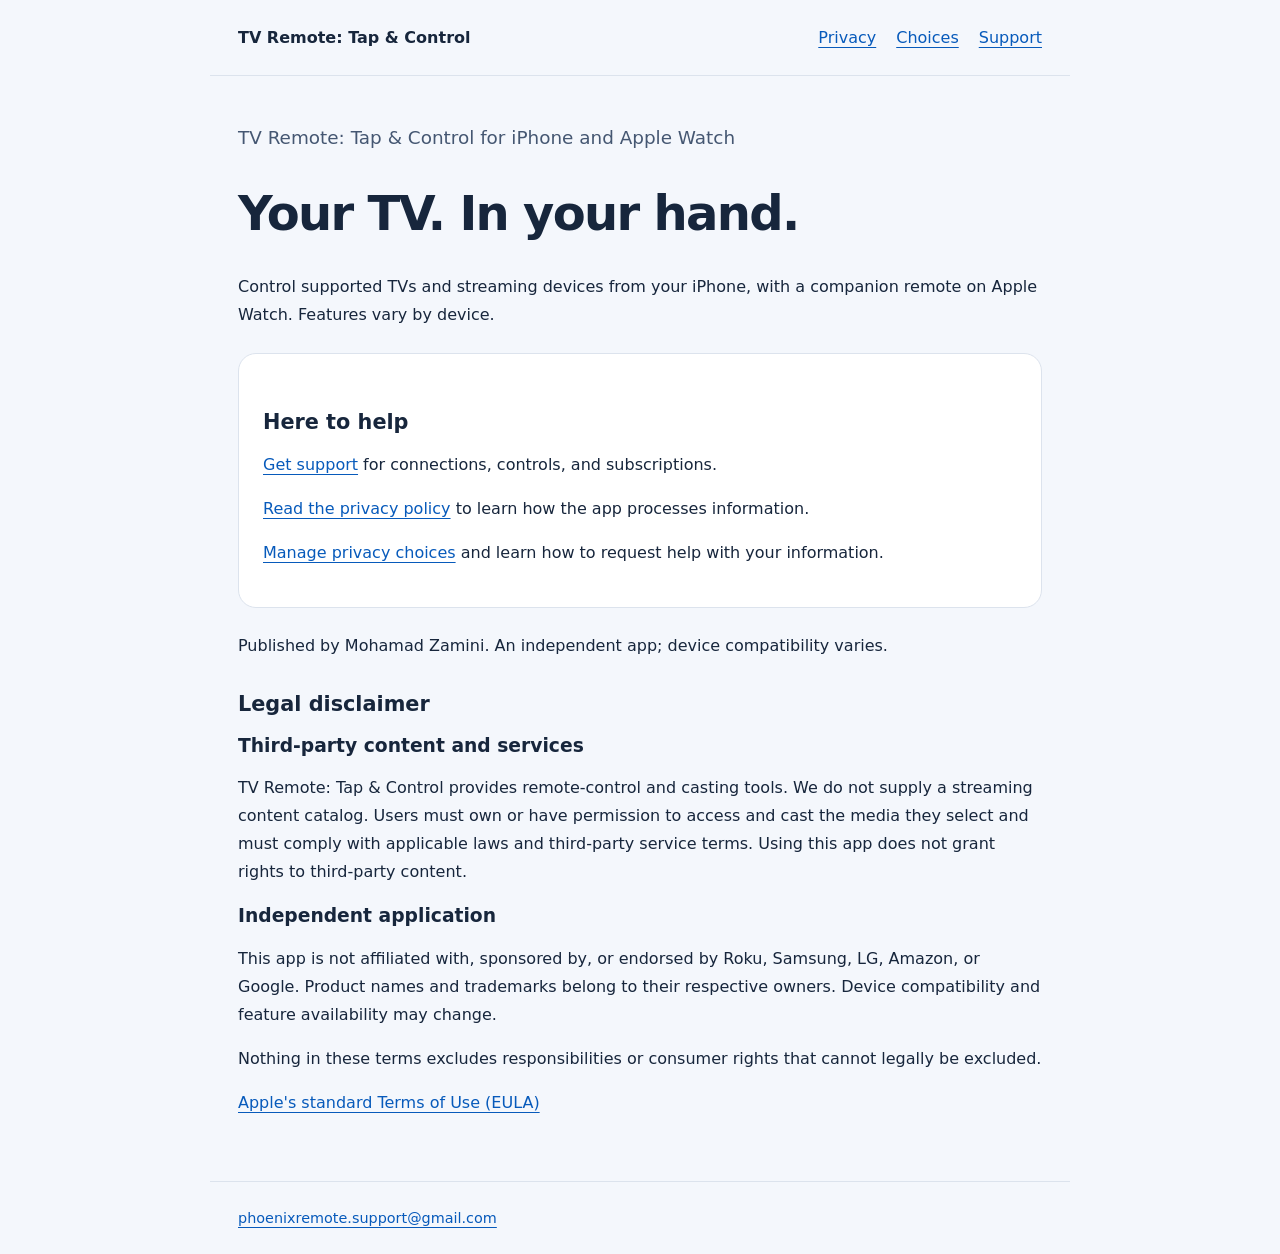
<file: index.html>
<!doctype html><html lang="en"><head><meta charset="utf-8"><meta name="viewport" content="width=device-width,initial-scale=1"><title>TV Remote: Tap &amp; Control — Support &amp; Privacy</title><link rel="stylesheet" href="style.css"></head><body><header><strong>TV Remote: Tap &amp; Control</strong><nav aria-label="Main"><a href="privacy.html">Privacy</a><a href="privacy-choices.html">Choices</a><a href="support.html">Support</a></nav></header><main><p class="intro">TV Remote: Tap &amp; Control for iPhone and Apple Watch</p><h1>Your TV. In your hand.</h1><p>Control supported TVs and streaming devices from your iPhone, with a companion remote on Apple Watch. Features vary by device.</p><div class="card"><h2>Here to help</h2><p><a href="support.html">Get support</a> for connections, controls, and subscriptions.</p><p><a href="privacy.html">Read the privacy policy</a> to learn how the app processes information.</p><p><a href="privacy-choices.html">Manage privacy choices</a> and learn how to request help with your information.</p></div><p>Published by Mohamad Zamini. An independent app; device compatibility varies.</p><section id="legal-disclaimer" aria-labelledby="legal-heading">
<h2 id="legal-heading">Legal disclaimer</h2>
<h3>Third-party content and services</h3>
<p>TV Remote: Tap &amp; Control provides remote-control and casting tools. We do not supply a streaming content catalog. Users must own or have permission to access and cast the media they select and must comply with applicable laws and third-party service terms. Using this app does not grant rights to third-party content.</p>
<h3>Independent application</h3>
<p>This app is not affiliated with, sponsored by, or endorsed by Roku, Samsung, LG, Amazon, or Google. Product names and trademarks belong to their respective owners. Device compatibility and feature availability may change.</p>
<p>Nothing in these terms excludes responsibilities or consumer rights that cannot legally be excluded.</p>
<p><a href="https://www.apple.com/legal/internet-services/itunes/dev/stdeula/">Apple's standard Terms of Use (EULA)</a></p>
</section></main><footer><a href="mailto:phoenixremote.support@gmail.com">phoenixremote.support@gmail.com</a></footer></body></html>
</file>
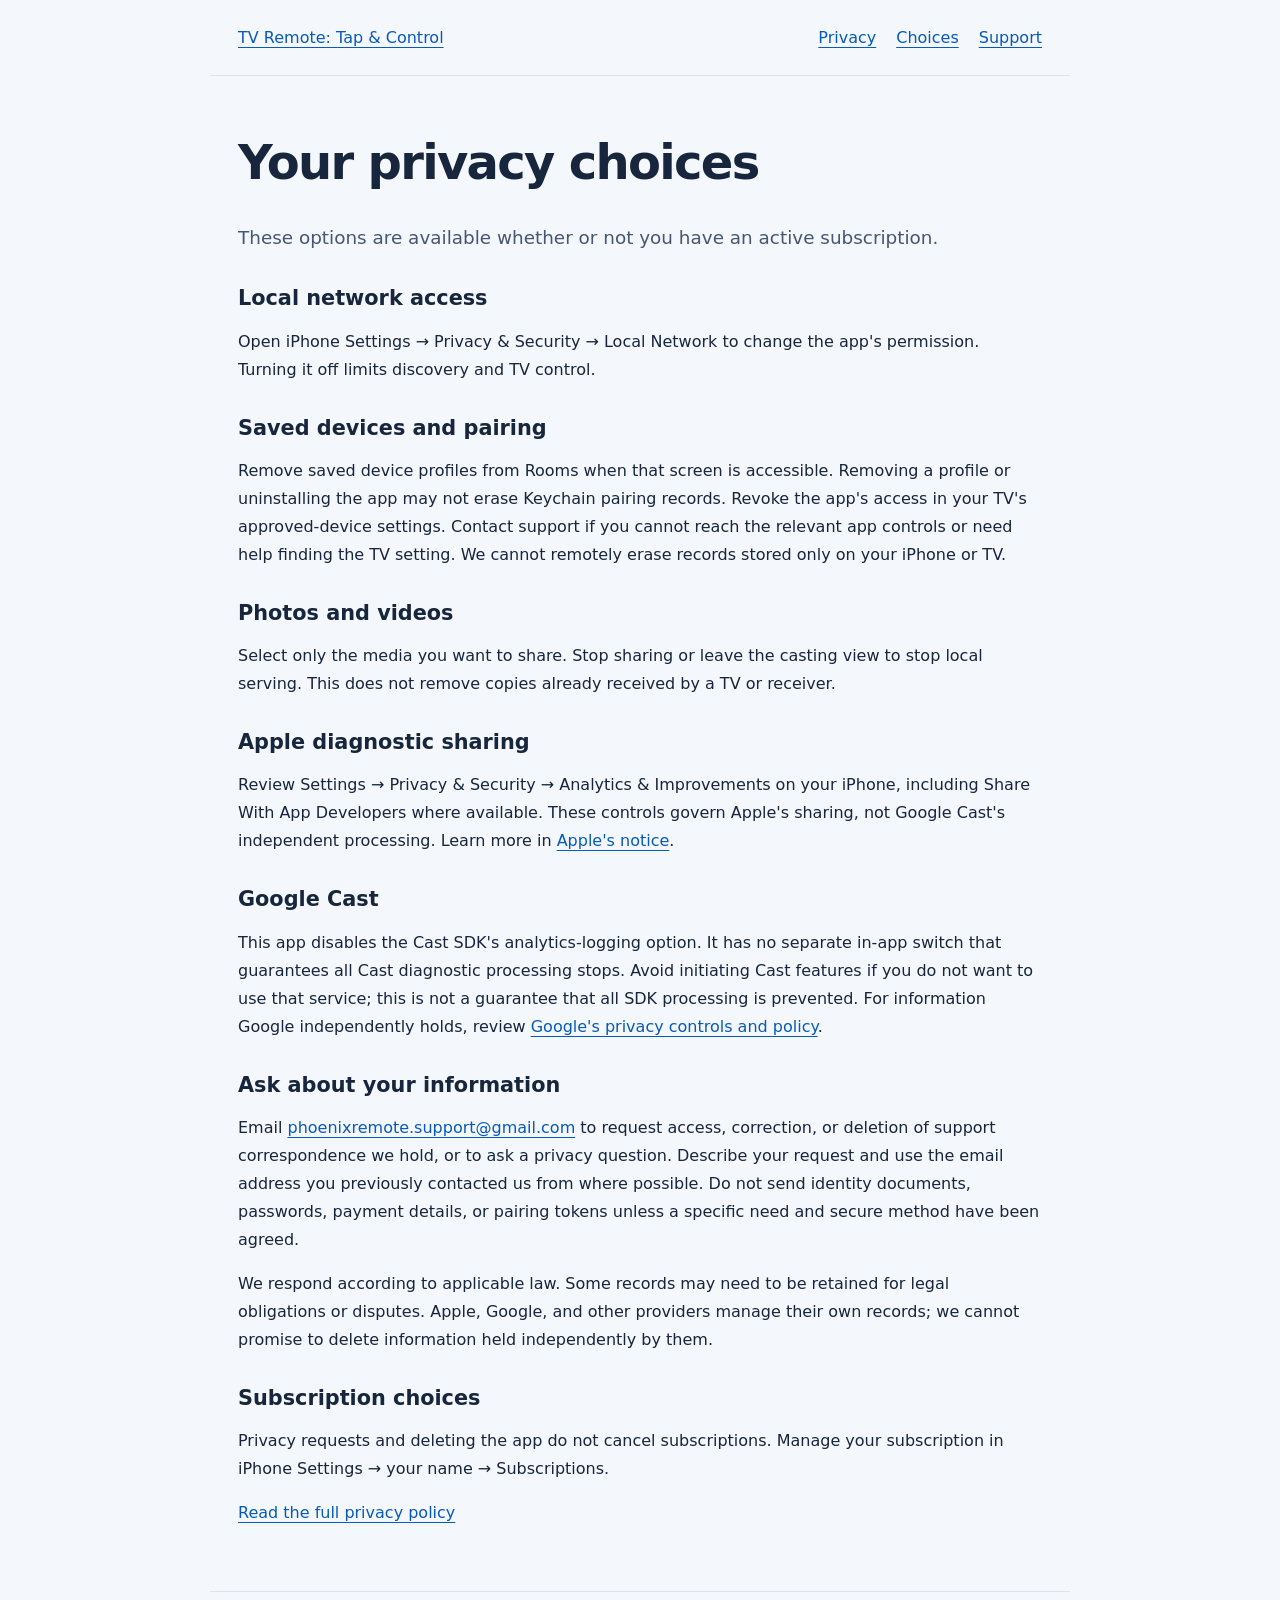
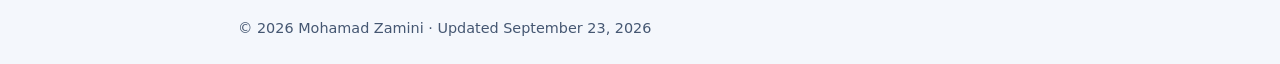
<file: privacy-choices.html>
<!doctype html>
<html lang="en"><head><meta charset="utf-8"><meta name="viewport" content="width=device-width,initial-scale=1"><title>Privacy Choices — TV Remote: Tap &amp; Control</title><link rel="stylesheet" href="style.css"></head>
<body><header><a href="index.html">TV Remote: Tap &amp; Control</a><nav aria-label="Main"><a href="privacy.html">Privacy</a><a href="privacy-choices.html" aria-current="page">Choices</a><a href="support.html">Support</a></nav></header>
<main><h1>Your privacy choices</h1><p class="intro">These options are available whether or not you have an active subscription.</p>
<h2>Local network access</h2><p>Open iPhone Settings → Privacy &amp; Security → Local Network to change the app's permission. Turning it off limits discovery and TV control.</p>
<h2>Saved devices and pairing</h2><p>Remove saved device profiles from Rooms when that screen is accessible. Removing a profile or uninstalling the app may not erase Keychain pairing records. Revoke the app's access in your TV's approved-device settings. Contact support if you cannot reach the relevant app controls or need help finding the TV setting. We cannot remotely erase records stored only on your iPhone or TV.</p>
<h2>Photos and videos</h2><p>Select only the media you want to share. Stop sharing or leave the casting view to stop local serving. This does not remove copies already received by a TV or receiver.</p>
<h2>Apple diagnostic sharing</h2><p>Review Settings → Privacy &amp; Security → Analytics &amp; Improvements on your iPhone, including Share With App Developers where available. These controls govern Apple's sharing, not Google Cast's independent processing. Learn more in <a href="https://www.apple.com/legal/privacy/data/en/app-analytics/">Apple's notice</a>.</p>
<h2>Google Cast</h2><p>This app disables the Cast SDK's analytics-logging option. It has no separate in-app switch that guarantees all Cast diagnostic processing stops. Avoid initiating Cast features if you do not want to use that service; this is not a guarantee that all SDK processing is prevented. For information Google independently holds, review <a href="https://policies.google.com/privacy">Google's privacy controls and policy</a>.</p>
<h2>Ask about your information</h2><p>Email <a href="mailto:phoenixremote.support@gmail.com?subject=Privacy%20request">phoenixremote.support@gmail.com</a> to request access, correction, or deletion of support correspondence we hold, or to ask a privacy question. Describe your request and use the email address you previously contacted us from where possible. Do not send identity documents, passwords, payment details, or pairing tokens unless a specific need and secure method have been agreed.</p><p>We respond according to applicable law. Some records may need to be retained for legal obligations or disputes. Apple, Google, and other providers manage their own records; we cannot promise to delete information held independently by them.</p>
<h2>Subscription choices</h2><p>Privacy requests and deleting the app do not cancel subscriptions. Manage your subscription in iPhone Settings → your name → Subscriptions.</p>
<p><a href="privacy.html">Read the full privacy policy</a></p></main><footer>© 2026 Mohamad Zamini · Updated September 23, 2026</footer></body></html>
</file>
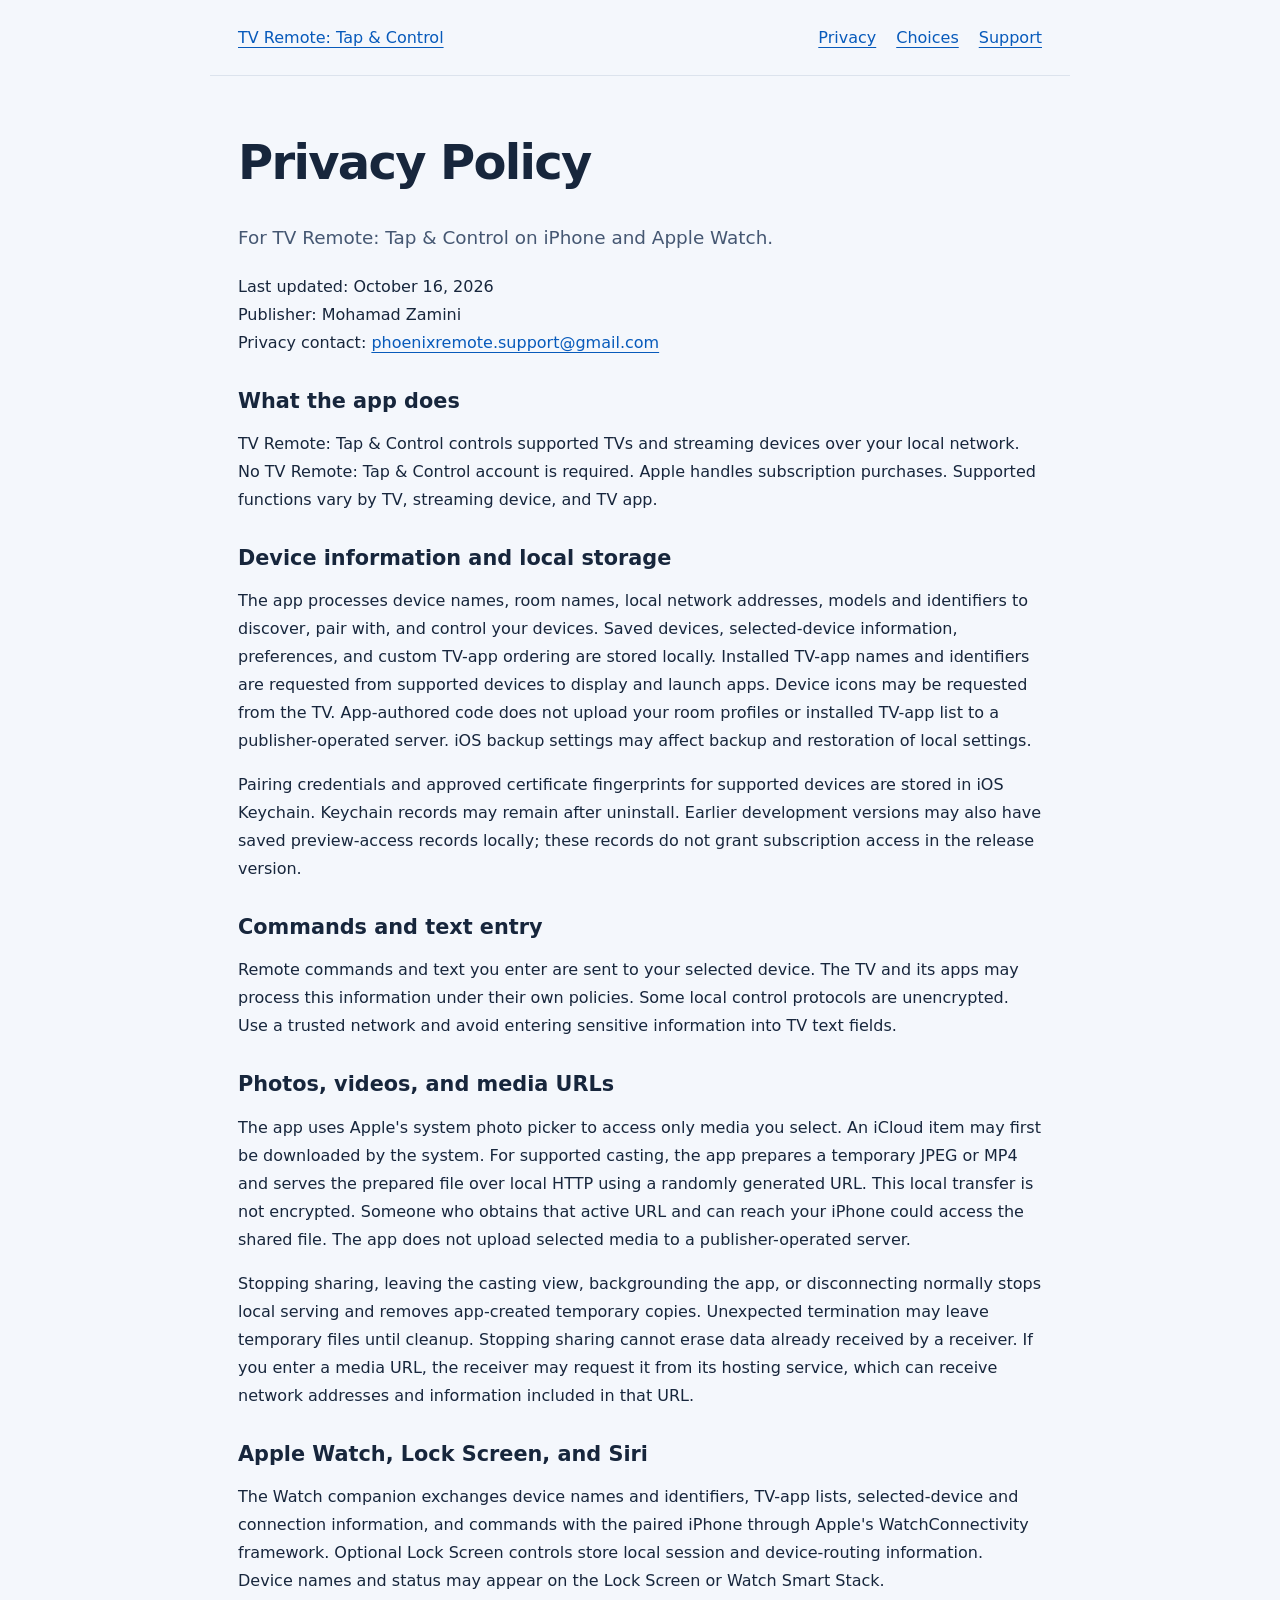
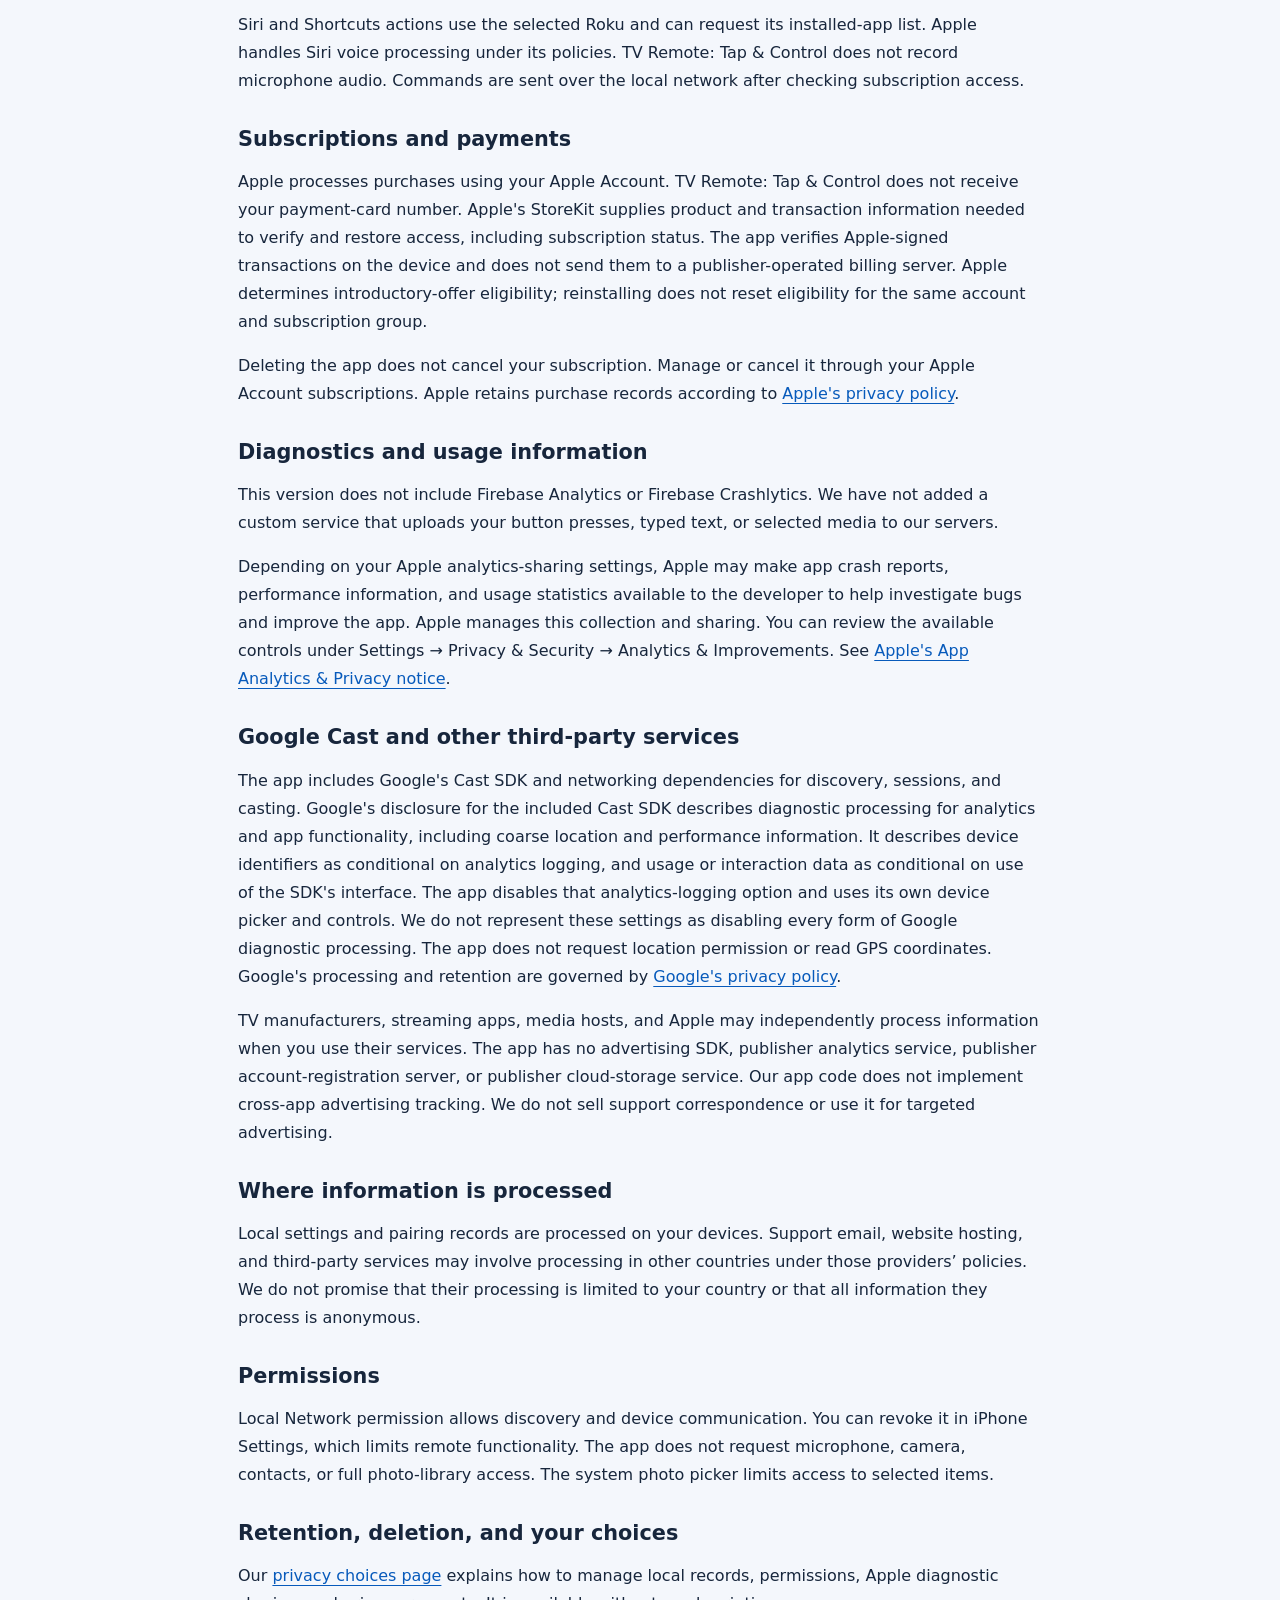
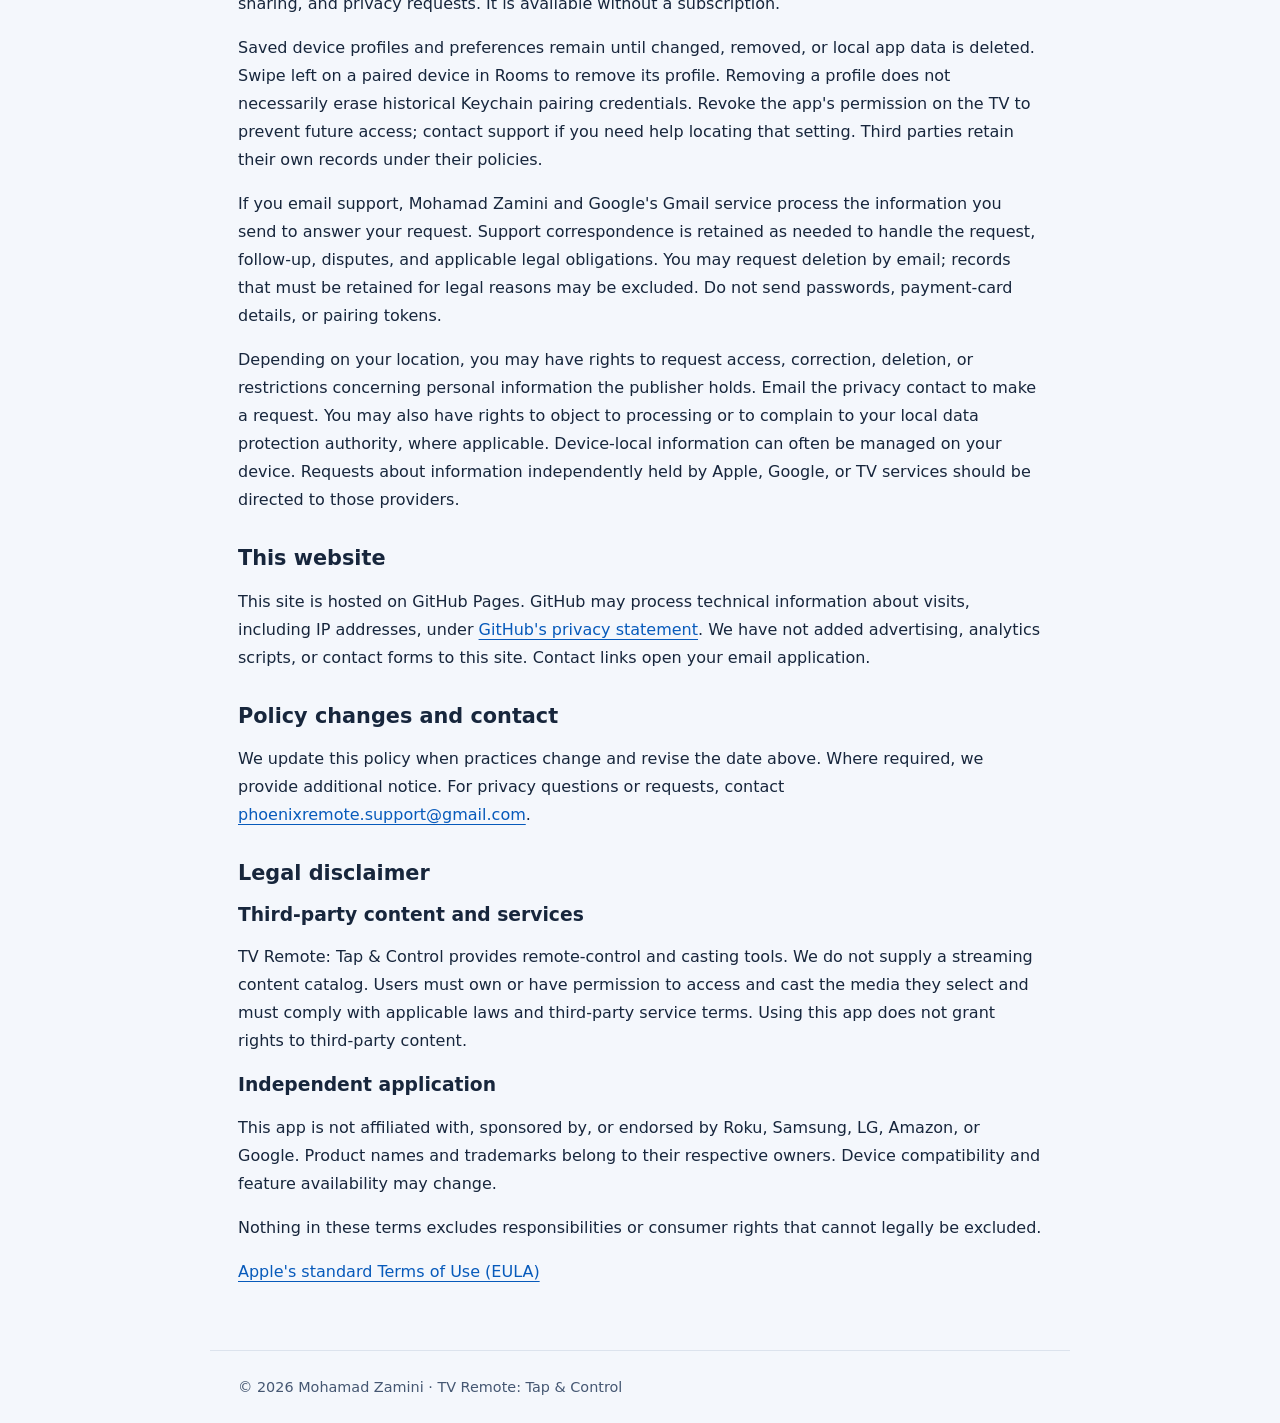
<file: privacy.html>
<!doctype html><html lang="en"><head><meta charset="utf-8"><meta name="viewport" content="width=device-width,initial-scale=1"><title>Privacy Policy — TV Remote: Tap &amp; Control</title><link rel="stylesheet" href="style.css"></head><body><header><a href="index.html">TV Remote: Tap &amp; Control</a><nav aria-label="Main"><a href="privacy.html" aria-current="page">Privacy</a><a href="privacy-choices.html">Choices</a><a href="support.html">Support</a></nav></header><main><h1>Privacy Policy</h1><p class="intro">For TV Remote: Tap &amp; Control on iPhone and Apple Watch.</p><p>Last updated: October 16, 2026<br>Publisher: Mohamad Zamini<br>Privacy contact: <a href="mailto:phoenixremote.support@gmail.com">phoenixremote.support@gmail.com</a></p>
<h2>What the app does</h2><p>TV Remote: Tap &amp; Control controls supported TVs and streaming devices over your local network. No TV Remote: Tap &amp; Control account is required. Apple handles subscription purchases. Supported functions vary by TV, streaming device, and TV app.</p>
<h2>Device information and local storage</h2><p>The app processes device names, room names, local network addresses, models and identifiers to discover, pair with, and control your devices. Saved devices, selected-device information, preferences, and custom TV-app ordering are stored locally. Installed TV-app names and identifiers are requested from supported devices to display and launch apps. Device icons may be requested from the TV. App-authored code does not upload your room profiles or installed TV-app list to a publisher-operated server. iOS backup settings may affect backup and restoration of local settings.</p><p>Pairing credentials and approved certificate fingerprints for supported devices are stored in iOS Keychain. Keychain records may remain after uninstall. Earlier development versions may also have saved preview-access records locally; these records do not grant subscription access in the release version.</p>
<h2>Commands and text entry</h2><p>Remote commands and text you enter are sent to your selected device. The TV and its apps may process this information under their own policies. Some local control protocols are unencrypted. Use a trusted network and avoid entering sensitive information into TV text fields.</p>
<h2>Photos, videos, and media URLs</h2><p>The app uses Apple's system photo picker to access only media you select. An iCloud item may first be downloaded by the system. For supported casting, the app prepares a temporary JPEG or MP4 and serves the prepared file over local HTTP using a randomly generated URL. This local transfer is not encrypted. Someone who obtains that active URL and can reach your iPhone could access the shared file. The app does not upload selected media to a publisher-operated server.</p><p>Stopping sharing, leaving the casting view, backgrounding the app, or disconnecting normally stops local serving and removes app-created temporary copies. Unexpected termination may leave temporary files until cleanup. Stopping sharing cannot erase data already received by a receiver. If you enter a media URL, the receiver may request it from its hosting service, which can receive network addresses and information included in that URL.</p>
<h2>Apple Watch, Lock Screen, and Siri</h2><p>The Watch companion exchanges device names and identifiers, TV-app lists, selected-device and connection information, and commands with the paired iPhone through Apple's WatchConnectivity framework. Optional Lock Screen controls store local session and device-routing information. Device names and status may appear on the Lock Screen or Watch Smart Stack.</p><p>Siri and Shortcuts actions use the selected Roku and can request its installed-app list. Apple handles Siri voice processing under its policies. TV Remote: Tap &amp; Control does not record microphone audio. Commands are sent over the local network after checking subscription access.</p>
<h2>Subscriptions and payments</h2><p>Apple processes purchases using your Apple Account. TV Remote: Tap &amp; Control does not receive your payment-card number. Apple's StoreKit supplies product and transaction information needed to verify and restore access, including subscription status. The app verifies Apple-signed transactions on the device and does not send them to a publisher-operated billing server. Apple determines introductory-offer eligibility; reinstalling does not reset eligibility for the same account and subscription group.</p><p>Deleting the app does not cancel your subscription. Manage or cancel it through your Apple Account subscriptions. Apple retains purchase records according to <a href="https://www.apple.com/legal/privacy/">Apple's privacy policy</a>.</p>
<h2>Diagnostics and usage information</h2><p>This version does not include Firebase Analytics or Firebase Crashlytics. We have not added a custom service that uploads your button presses, typed text, or selected media to our servers.</p><p>Depending on your Apple analytics-sharing settings, Apple may make app crash reports, performance information, and usage statistics available to the developer to help investigate bugs and improve the app. Apple manages this collection and sharing. You can review the available controls under Settings → Privacy &amp; Security → Analytics &amp; Improvements. See <a href="https://www.apple.com/legal/privacy/data/en/app-analytics/">Apple's App Analytics &amp; Privacy notice</a>.</p>
<h2>Google Cast and other third-party services</h2><p>The app includes Google's Cast SDK and networking dependencies for discovery, sessions, and casting. Google's disclosure for the included Cast SDK describes diagnostic processing for analytics and app functionality, including coarse location and performance information. It describes device identifiers as conditional on analytics logging, and usage or interaction data as conditional on use of the SDK's interface. The app disables that analytics-logging option and uses its own device picker and controls. We do not represent these settings as disabling every form of Google diagnostic processing. The app does not request location permission or read GPS coordinates. Google's processing and retention are governed by <a href="https://policies.google.com/privacy">Google's privacy policy</a>.</p><p>TV manufacturers, streaming apps, media hosts, and Apple may independently process information when you use their services. The app has no advertising SDK, publisher analytics service, publisher account-registration server, or publisher cloud-storage service. Our app code does not implement cross-app advertising tracking. We do not sell support correspondence or use it for targeted advertising.</p>
<h2>Where information is processed</h2><p>Local settings and pairing records are processed on your devices. Support email, website hosting, and third-party services may involve processing in other countries under those providers’ policies. We do not promise that their processing is limited to your country or that all information they process is anonymous.</p>
<h2>Permissions</h2><p>Local Network permission allows discovery and device communication. You can revoke it in iPhone Settings, which limits remote functionality. The app does not request microphone, camera, contacts, or full photo-library access. The system photo picker limits access to selected items.</p>
<h2>Retention, deletion, and your choices</h2><p>Our <a href="privacy-choices.html">privacy choices page</a> explains how to manage local records, permissions, Apple diagnostic sharing, and privacy requests. It is available without a subscription.</p><p>Saved device profiles and preferences remain until changed, removed, or local app data is deleted. Swipe left on a paired device in Rooms to remove its profile. Removing a profile does not necessarily erase historical Keychain pairing credentials. Revoke the app's permission on the TV to prevent future access; contact support if you need help locating that setting. Third parties retain their own records under their policies.</p><p>If you email support, Mohamad Zamini and Google's Gmail service process the information you send to answer your request. Support correspondence is retained as needed to handle the request, follow-up, disputes, and applicable legal obligations. You may request deletion by email; records that must be retained for legal reasons may be excluded. Do not send passwords, payment-card details, or pairing tokens.</p><p>Depending on your location, you may have rights to request access, correction, deletion, or restrictions concerning personal information the publisher holds. Email the privacy contact to make a request. You may also have rights to object to processing or to complain to your local data protection authority, where applicable. Device-local information can often be managed on your device. Requests about information independently held by Apple, Google, or TV services should be directed to those providers.</p>
<h2>This website</h2><p>This site is hosted on GitHub Pages. GitHub may process technical information about visits, including IP addresses, under <a href="https://docs.github.com/en/site-policy/privacy-policies/github-general-privacy-statement">GitHub's privacy statement</a>. We have not added advertising, analytics scripts, or contact forms to this site. Contact links open your email application.</p>
<h2>Policy changes and contact</h2><p>We update this policy when practices change and revise the date above. Where required, we provide additional notice. For privacy questions or requests, contact <a href="mailto:phoenixremote.support@gmail.com">phoenixremote.support@gmail.com</a>.</p><section id="legal-disclaimer" aria-labelledby="legal-heading">
<h2 id="legal-heading">Legal disclaimer</h2>
<h3>Third-party content and services</h3>
<p>TV Remote: Tap &amp; Control provides remote-control and casting tools. We do not supply a streaming content catalog. Users must own or have permission to access and cast the media they select and must comply with applicable laws and third-party service terms. Using this app does not grant rights to third-party content.</p>
<h3>Independent application</h3>
<p>This app is not affiliated with, sponsored by, or endorsed by Roku, Samsung, LG, Amazon, or Google. Product names and trademarks belong to their respective owners. Device compatibility and feature availability may change.</p>
<p>Nothing in these terms excludes responsibilities or consumer rights that cannot legally be excluded.</p>
<p><a href="https://www.apple.com/legal/internet-services/itunes/dev/stdeula/">Apple's standard Terms of Use (EULA)</a></p>
</section></main><footer>© 2026 Mohamad Zamini · TV Remote: Tap &amp; Control</footer></body></html>
</file>
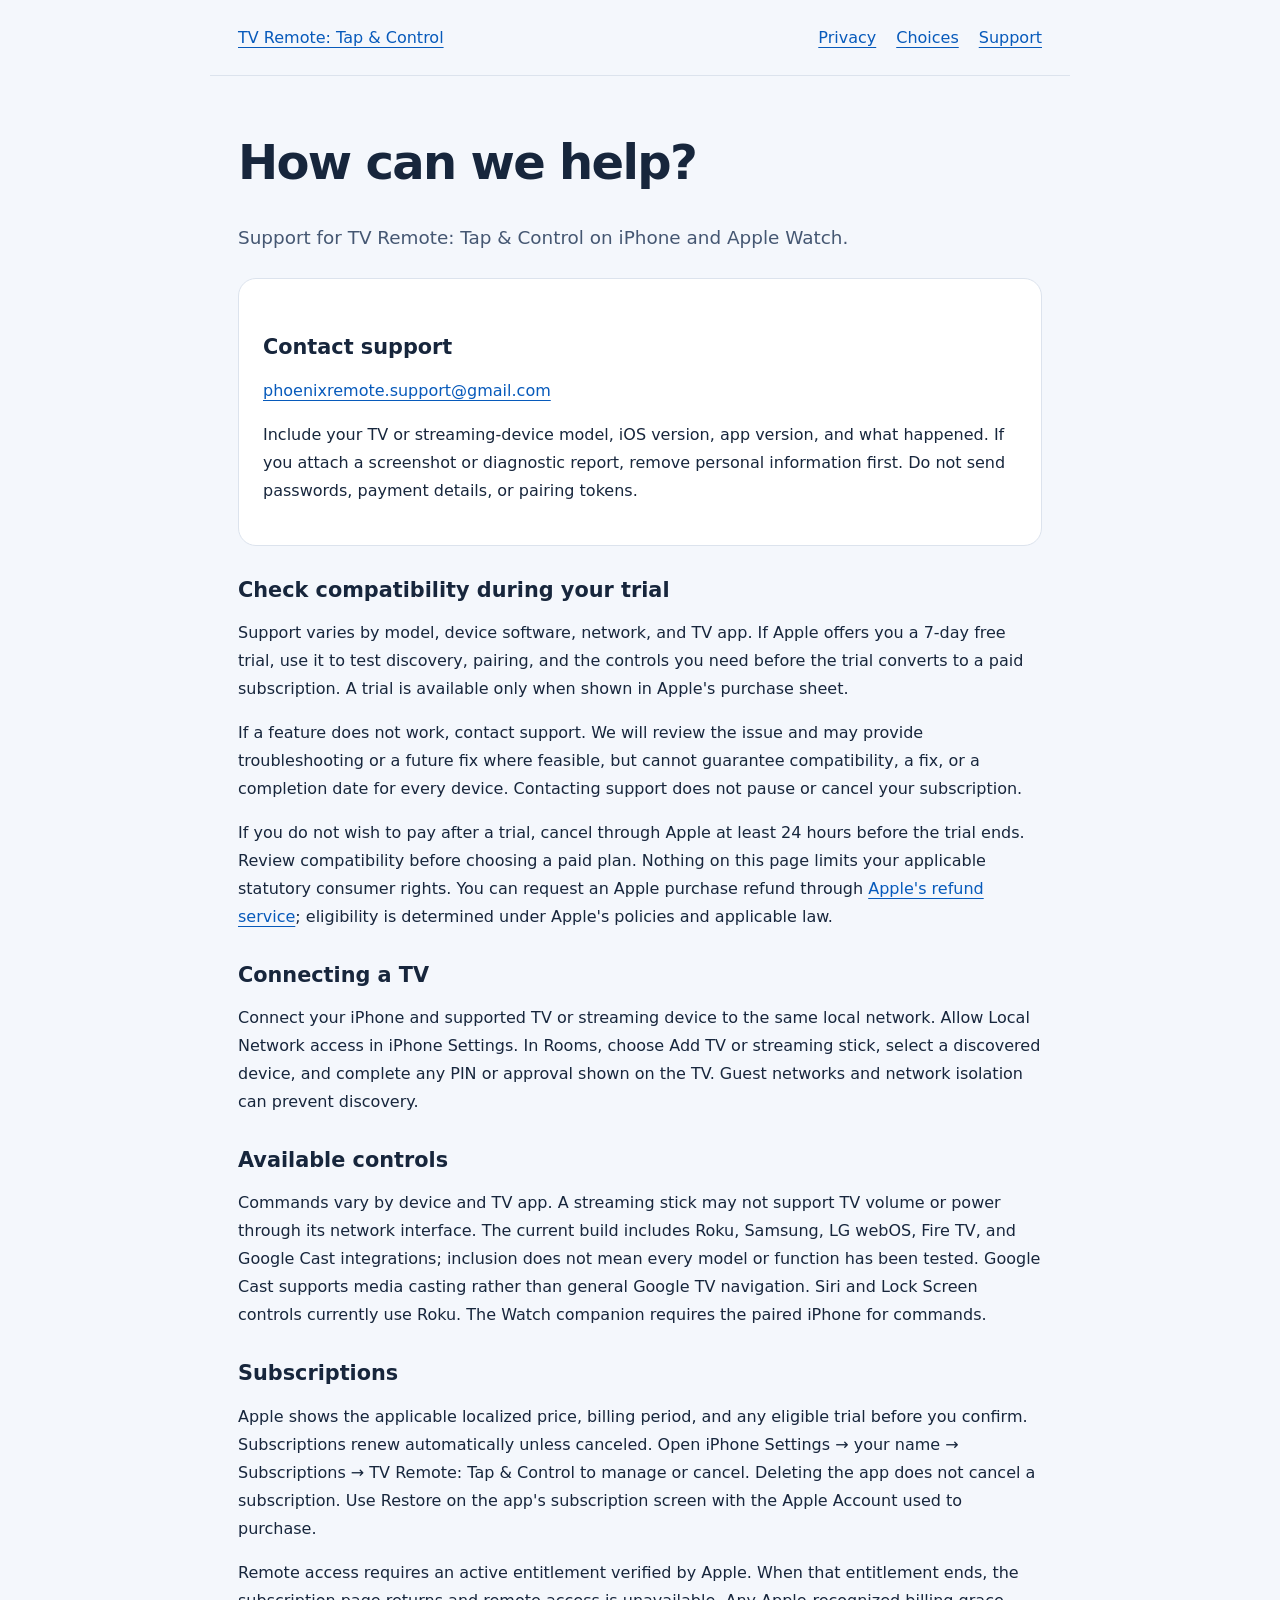
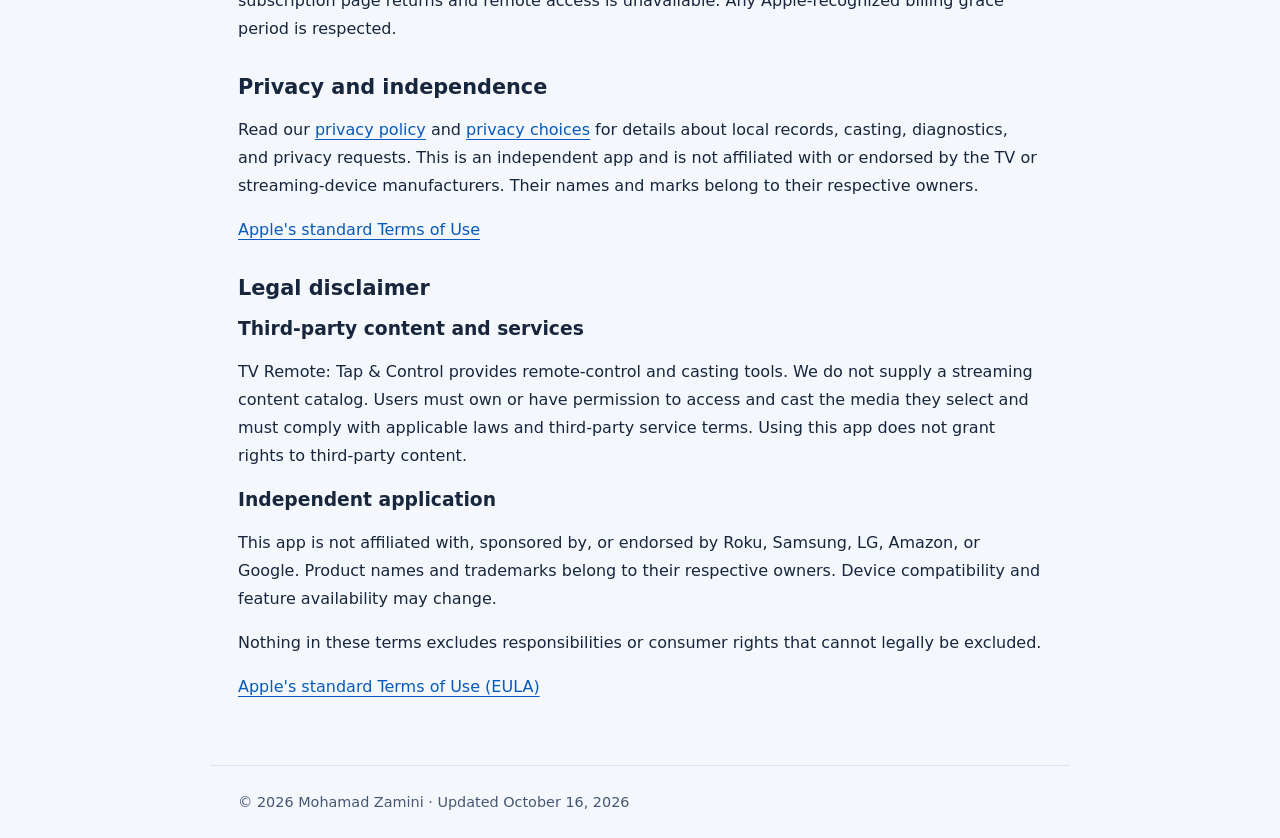
<file: support.html>
<!doctype html>
<html lang="en"><head><meta charset="utf-8"><meta name="viewport" content="width=device-width,initial-scale=1"><title>Support — TV Remote: Tap &amp; Control</title><link rel="stylesheet" href="style.css"></head>
<body><header><a href="index.html">TV Remote: Tap &amp; Control</a><nav aria-label="Main"><a href="privacy.html">Privacy</a><a href="privacy-choices.html">Choices</a><a href="support.html" aria-current="page">Support</a></nav></header>
<main><h1>How can we help?</h1><p class="intro">Support for TV Remote: Tap &amp; Control on iPhone and Apple Watch.</p>
<div class="card"><h2>Contact support</h2><p><a href="mailto:phoenixremote.support@gmail.com">phoenixremote.support@gmail.com</a></p><p>Include your TV or streaming-device model, iOS version, app version, and what happened. If you attach a screenshot or diagnostic report, remove personal information first. Do not send passwords, payment details, or pairing tokens.</p></div>
<h2>Check compatibility during your trial</h2><p>Support varies by model, device software, network, and TV app. If Apple offers you a 7-day free trial, use it to test discovery, pairing, and the controls you need before the trial converts to a paid subscription. A trial is available only when shown in Apple's purchase sheet.</p><p>If a feature does not work, contact support. We will review the issue and may provide troubleshooting or a future fix where feasible, but cannot guarantee compatibility, a fix, or a completion date for every device. Contacting support does not pause or cancel your subscription.</p><p>If you do not wish to pay after a trial, cancel through Apple at least 24 hours before the trial ends. Review compatibility before choosing a paid plan. Nothing on this page limits your applicable statutory consumer rights. You can request an Apple purchase refund through <a href="https://reportaproblem.apple.com/">Apple's refund service</a>; eligibility is determined under Apple's policies and applicable law.</p>
<h2>Connecting a TV</h2><p>Connect your iPhone and supported TV or streaming device to the same local network. Allow Local Network access in iPhone Settings. In Rooms, choose Add TV or streaming stick, select a discovered device, and complete any PIN or approval shown on the TV. Guest networks and network isolation can prevent discovery.</p>
<h2>Available controls</h2><p>Commands vary by device and TV app. A streaming stick may not support TV volume or power through its network interface. The current build includes Roku, Samsung, LG webOS, Fire TV, and Google Cast integrations; inclusion does not mean every model or function has been tested. Google Cast supports media casting rather than general Google TV navigation. Siri and Lock Screen controls currently use Roku. The Watch companion requires the paired iPhone for commands.</p>
<h2>Subscriptions</h2><p>Apple shows the applicable localized price, billing period, and any eligible trial before you confirm. Subscriptions renew automatically unless canceled. Open iPhone Settings → your name → Subscriptions → TV Remote: Tap &amp; Control to manage or cancel. Deleting the app does not cancel a subscription. Use Restore on the app's subscription screen with the Apple Account used to purchase.</p><p>Remote access requires an active entitlement verified by Apple. When that entitlement ends, the subscription page returns and remote access is unavailable. Any Apple-recognized billing grace period is respected.</p>
<h2>Privacy and independence</h2><p>Read our <a href="privacy.html">privacy policy</a> and <a href="privacy-choices.html">privacy choices</a> for details about local records, casting, diagnostics, and privacy requests. This is an independent app and is not affiliated with or endorsed by the TV or streaming-device manufacturers. Their names and marks belong to their respective owners.</p>
<p><a href="https://www.apple.com/legal/internet-services/itunes/dev/stdeula/">Apple's standard Terms of Use</a></p>
<section id="legal-disclaimer" aria-labelledby="legal-heading">
<h2 id="legal-heading">Legal disclaimer</h2>
<h3>Third-party content and services</h3>
<p>TV Remote: Tap &amp; Control provides remote-control and casting tools. We do not supply a streaming content catalog. Users must own or have permission to access and cast the media they select and must comply with applicable laws and third-party service terms. Using this app does not grant rights to third-party content.</p>
<h3>Independent application</h3>
<p>This app is not affiliated with, sponsored by, or endorsed by Roku, Samsung, LG, Amazon, or Google. Product names and trademarks belong to their respective owners. Device compatibility and feature availability may change.</p>
<p>Nothing in these terms excludes responsibilities or consumer rights that cannot legally be excluded.</p>
<p><a href="https://www.apple.com/legal/internet-services/itunes/dev/stdeula/">Apple's standard Terms of Use (EULA)</a></p>
</section></main><footer>© 2026 Mohamad Zamini · Updated October 16, 2026</footer></body></html>
</file>
<file: style.css>
:root{color-scheme:light;font-family:system-ui,-apple-system,sans-serif;color:#17263c;background:#f4f7fc}*{box-sizing:border-box}body{margin:0}header,main,footer{max-width:860px;margin:auto;padding:28px}header{display:flex;justify-content:space-between;gap:20px;flex-wrap:wrap;border-bottom:1px solid #dce3ed}nav{display:flex;gap:20px}a{color:#075abb;text-underline-offset:4px}h1{font-size:clamp(2rem,6vw,3rem);line-height:1.12;letter-spacing:-.035em}h2{font-size:1.3rem;margin-top:2rem}p,li{line-height:1.75}main{padding-bottom:48px}.intro{font-size:1.15rem;color:#455772}.card{background:white;padding:24px;border:1px solid #dce3ed;border-radius:18px;margin:24px 0}footer{border-top:1px solid #dce3ed;font-size:.9rem;color:#455772}a:focus-visible{outline:3px solid #009de0;outline-offset:4px}
</file>
